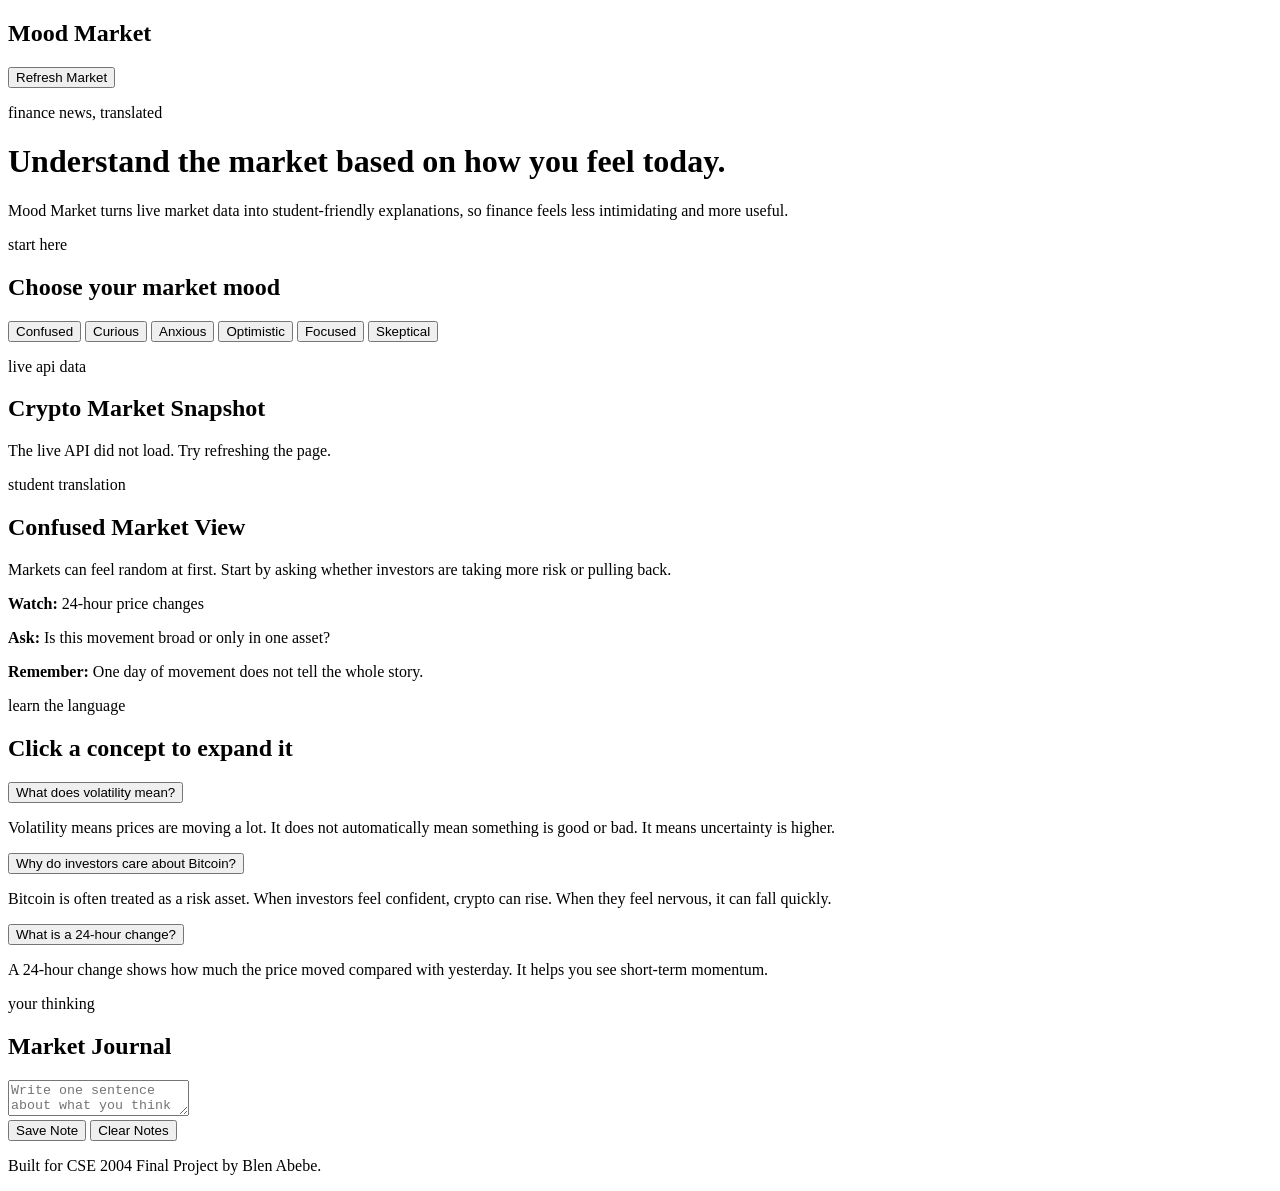
<file: index.html>
<!DOCTYPE html>
<html lang="en">
<head>
  <meta charset="UTF-8" />
  <meta name="viewport" content="width=device-width, initial-scale=1.0" />

  <title>Mood Market</title>
  <meta name="description" content="A student-friendly market mood dashboard that translates live crypto market data into simple explanations." />

  <link rel="stylesheet" href="style.css" />
</head>

<body>
  <header class="hero">
    <nav>
      <h2>Mood Market</h2>
      <button id="refreshBtn">Refresh Market</button>
    </nav>

    <div class="hero-content fade-in">
      <p class="eyebrow">finance news, translated</p>
      <h1>Understand the market based on how you feel today.</h1>
      <p>
        Mood Market turns live market data into student-friendly explanations,
        so finance feels less intimidating and more useful.
      </p>
    </div>
  </header>

  <main>
    <section class="panel">
      <div class="section-heading">
        <p class="eyebrow">start here</p>
        <h2>Choose your market mood</h2>
      </div>

      <div class="mood-grid">
        <button class="mood-card active" data-mood="confused">Confused</button>
        <button class="mood-card" data-mood="curious">Curious</button>
        <button class="mood-card" data-mood="anxious">Anxious</button>
        <button class="mood-card" data-mood="optimistic">Optimistic</button>
        <button class="mood-card" data-mood="focused">Focused</button>
        <button class="mood-card" data-mood="skeptical">Skeptical</button>
      </div>
    </section>

    <section class="dashboard">
      <div class="market-card large-card">
        <p class="eyebrow">live api data</p>
        <h2>Crypto Market Snapshot</h2>
        <p id="apiStatus">Loading live prices...</p>

        <div id="priceGrid" class="price-grid"></div>
      </div>

      <div class="market-card insight-card">
        <p class="eyebrow">student translation</p>
        <h2 id="moodTitle">Confused Market View</h2>
        <p id="moodText">
          Markets can feel random at first. Start by asking whether investors are taking more risk or pulling back.
        </p>

        <div class="mini-list">
          <p><strong>Watch:</strong> 24-hour price changes</p>
          <p><strong>Ask:</strong> Is this movement broad or only in one asset?</p>
          <p><strong>Remember:</strong> One day of movement does not tell the whole story.</p>
        </div>
      </div>
    </section>

    <section class="panel">
      <div class="section-heading">
        <p class="eyebrow">learn the language</p>
        <h2>Click a concept to expand it</h2>
      </div>

      <div class="accordion">
        <button class="accordion-btn">What does volatility mean?</button>
        <div class="accordion-content">
          <p>Volatility means prices are moving a lot. It does not automatically mean something is good or bad. It means uncertainty is higher.</p>
        </div>

        <button class="accordion-btn">Why do investors care about Bitcoin?</button>
        <div class="accordion-content">
          <p>Bitcoin is often treated as a risk asset. When investors feel confident, crypto can rise. When they feel nervous, it can fall quickly.</p>
        </div>

        <button class="accordion-btn">What is a 24-hour change?</button>
        <div class="accordion-content">
          <p>A 24-hour change shows how much the price moved compared with yesterday. It helps you see short-term momentum.</p>
        </div>
      </div>
    </section>

    <section class="journal panel">
      <div class="section-heading">
        <p class="eyebrow">your thinking</p>
        <h2>Market Journal</h2>
      </div>

      <textarea id="noteInput" placeholder="Write one sentence about what you think the market is signaling today..."></textarea>

      <div class="journal-actions">
        <button id="saveNoteBtn">Save Note</button>
        <button id="clearNotesBtn" class="secondary-btn">Clear Notes</button>
      </div>

      <ul id="notesList"></ul>
    </section>
  </main>

  <footer>
    <p>Built for CSE 2004 Final Project by Blen Abebe.</p>
  </footer>

  <script src="script.js"></script>
</body>
</html>
</file>
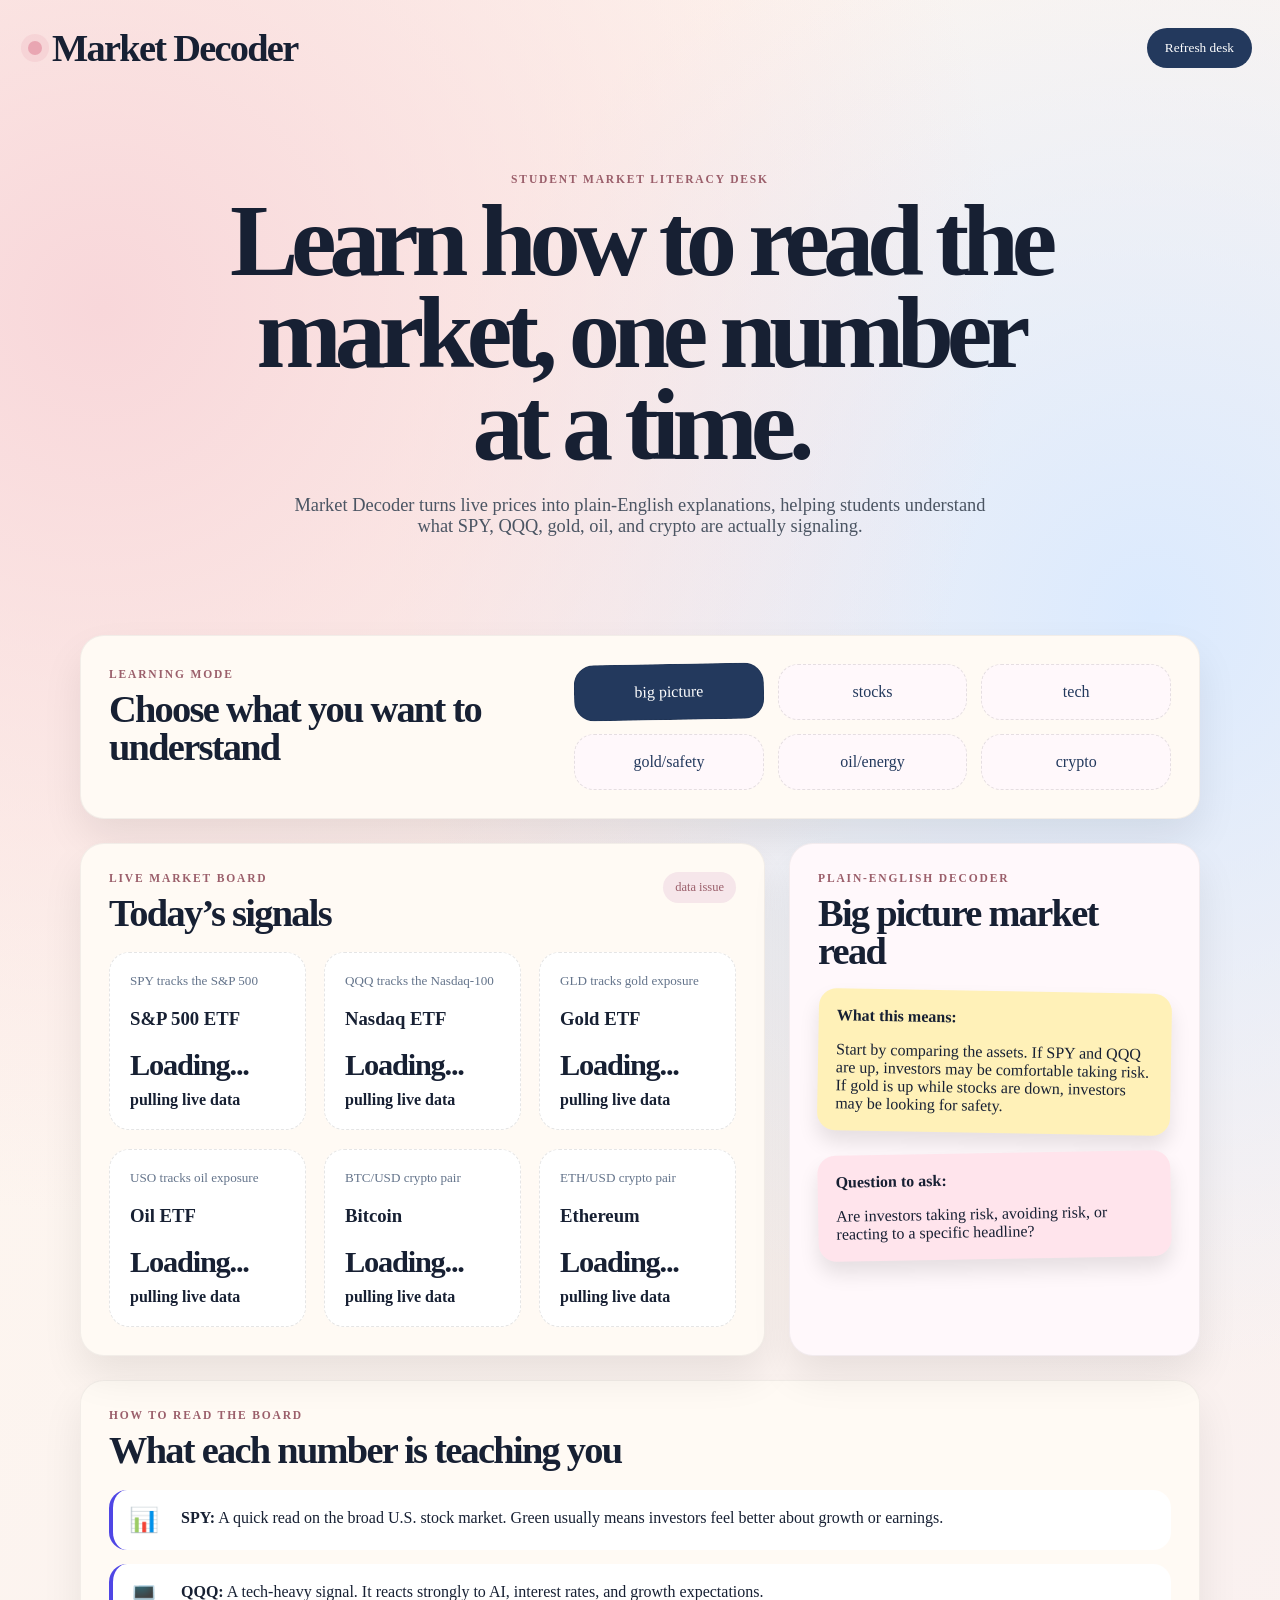
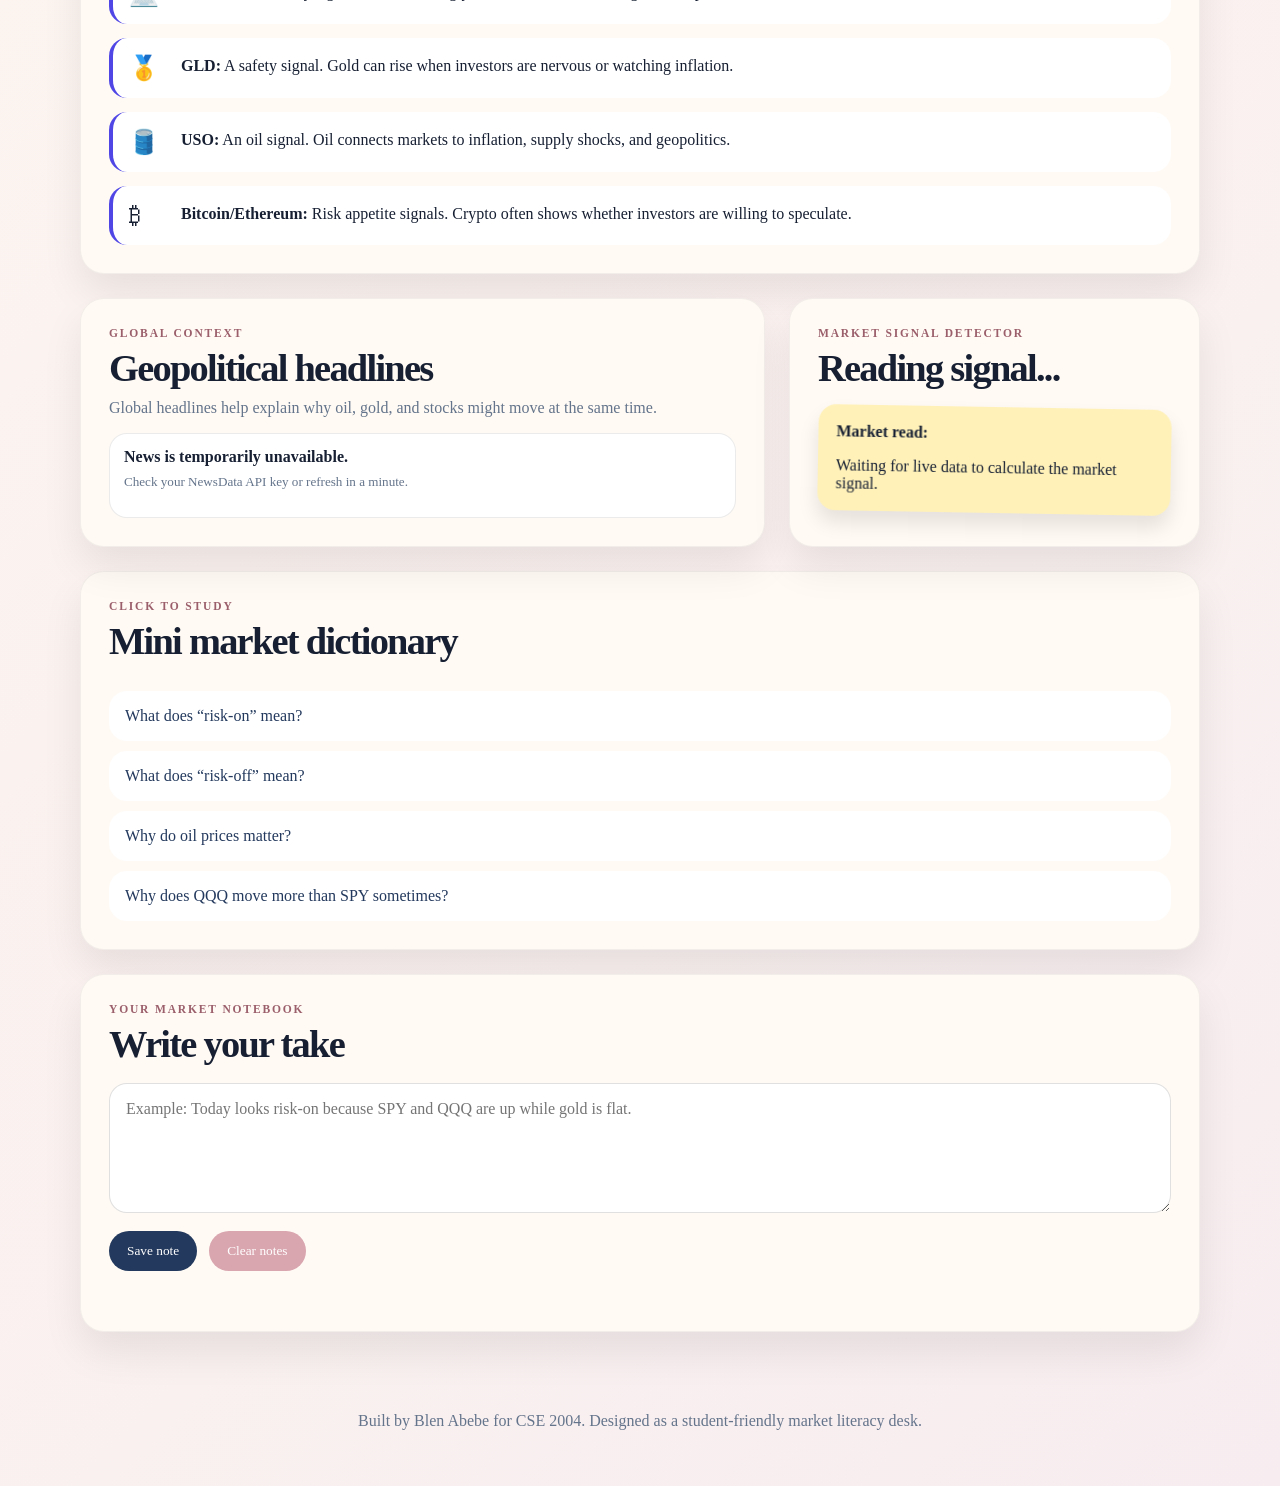
<file: docs/index.html>
<!DOCTYPE html>
<html lang="en">
<head>
  <meta charset="UTF-8" />
  <meta name="viewport" content="width=device-width, initial-scale=1.0" />

  <title>Market Decoder | Student Market Literacy Desk</title>
  <meta name="description" content="A student-built market literacy platform that uses live market data and global headlines to teach students how to read financial signals." />

  <link rel="stylesheet" href="style.css" />
</head>

<body>
  <header class="hero">
    <nav class="top-nav">
      <div class="brand">
        <span class="brand-dot"></span>
        <h2>Market Decoder</h2>
      </div>

      <button id="refreshBtn">Refresh desk</button>
    </nav>

    <section class="hero-copy">
      <p class="tag">student market literacy desk</p>
      <h1>Learn how to read the market, one number at a time.</h1>
      <p>
        Market Decoder turns live prices into plain-English explanations, helping students understand what SPY, QQQ, gold, oil, and crypto are actually signaling.
      </p>
    </section>
  </header>

  <main>
    <section class="glass-card intro-card">
      <div>
        <p class="tag">learning mode</p>
        <h2>Choose what you want to understand</h2>
      </div>

      <div class="mood-grid">
        <button class="mood-card active" data-topic="bigPicture">big picture</button>
        <button class="mood-card" data-topic="stocks">stocks</button>
        <button class="mood-card" data-topic="tech">tech</button>
        <button class="mood-card" data-topic="safety">gold/safety</button>
        <button class="mood-card" data-topic="energy">oil/energy</button>
        <button class="mood-card" data-topic="crypto">crypto</button>
      </div>
    </section>

    <section class="main-grid">
      <article class="glass-card">
        <div class="card-heading">
          <div>
            <p class="tag">live market board</p>
            <h2>Today’s signals</h2>
          </div>
          <span id="apiStatus" class="pill">loading...</span>
        </div>

        <div id="assetGrid" class="asset-grid"></div>
      </article>

      <aside class="glass-card translation-card">
        <p class="tag">plain-English decoder</p>
        <h2 id="topicTitle">Big picture market read</h2>

        <div class="sticky-note">
          <strong>What this means:</strong>
          <p id="topicText">
            Start by comparing the assets. If SPY and QQQ are up, investors may be taking risk. If gold is up while stocks are down, investors may be looking for safety.
          </p>
        </div>

        <div class="sticky-note alt">
          <strong>Question to ask:</strong>
          <p id="topicQuestion">
            Are investors taking risk, avoiding risk, or reacting to a specific headline?
          </p>
        </div>
      </aside>
    </section>

    <section class="glass-card">
      <p class="tag">how to read the board</p>
      <h2>What each number is teaching you</h2>

      <div class="readthrough">
        <div>
          <span>📊</span>
          <p><strong>SPY:</strong> A quick read on the broad U.S. stock market. Green usually means investors feel better about growth or earnings.</p>
        </div>

        <div>
          <span>💻</span>
          <p><strong>QQQ:</strong> A tech-heavy signal. It reacts strongly to AI, interest rates, and growth expectations.</p>
        </div>

        <div>
          <span>🥇</span>
          <p><strong>GLD:</strong> A safety signal. Gold can rise when investors are nervous or watching inflation.</p>
        </div>

        <div>
          <span>🛢️</span>
          <p><strong>USO:</strong> An oil signal. Oil connects markets to inflation, supply shocks, and geopolitics.</p>
        </div>

        <div>
          <span>₿</span>
          <p><strong>Bitcoin/Ethereum:</strong> Risk appetite signals. Crypto often shows whether investors are willing to speculate.</p>
        </div>
      </div>
    </section>

    <section class="two-column">
      <article class="glass-card">
        <p class="tag">global context</p>
        <h2>Geopolitical headlines</h2>
        <p class="subtle">Global headlines help explain why oil, gold, and stocks might move at the same time.</p>
        <div id="newsList" class="news-list"></div>
      </article>

      <article class="glass-card">
        <p class="tag">market signal detector</p>
        <h2 id="signalTitle">Reading signal...</h2>
        <div class="sticky-note">
          <strong>Market read:</strong>
          <p id="signalText">Waiting for live data to calculate the market signal.</p>
        </div>
      </article>
    </section>

    <section class="glass-card">
      <p class="tag">click to study</p>
      <h2>Mini market dictionary</h2>

      <div class="accordion">
        <button class="accordion-btn">What does “risk-on” mean?</button>
        <div class="accordion-content">
          <p>Risk-on means investors are more willing to buy assets that can move up a lot, like stocks, tech, and crypto.</p>
        </div>

        <button class="accordion-btn">What does “risk-off” mean?</button>
        <div class="accordion-content">
          <p>Risk-off means investors are more cautious. They may move toward safer assets like gold or cash.</p>
        </div>

        <button class="accordion-btn">Why do oil prices matter?</button>
        <div class="accordion-content">
          <p>Oil affects transportation, inflation, and company costs. It can move because of supply issues, wars, or demand changes.</p>
        </div>

        <button class="accordion-btn">Why does QQQ move more than SPY sometimes?</button>
        <div class="accordion-content">
          <p>QQQ is more concentrated in large tech companies, so it can react more strongly to rates, AI headlines, and growth expectations.</p>
        </div>
      </div>
    </section>

    <section class="glass-card journal">
      <p class="tag">your market notebook</p>
      <h2>Write your take</h2>

      <textarea id="noteInput" placeholder="Example: Today looks risk-on because SPY and QQQ are up while gold is flat."></textarea>

      <div class="journal-actions">
        <button id="saveNoteBtn">Save note</button>
        <button id="clearNotesBtn" class="soft-btn">Clear notes</button>
      </div>

      <ul id="notesList"></ul>
    </section>
  </main>

  <footer>
    <p>Built by Blen Abebe for CSE 2004. Designed as a student-friendly market literacy desk.</p>
  </footer>

  <script src="script.js"></script>
</body>
</html>
</file>
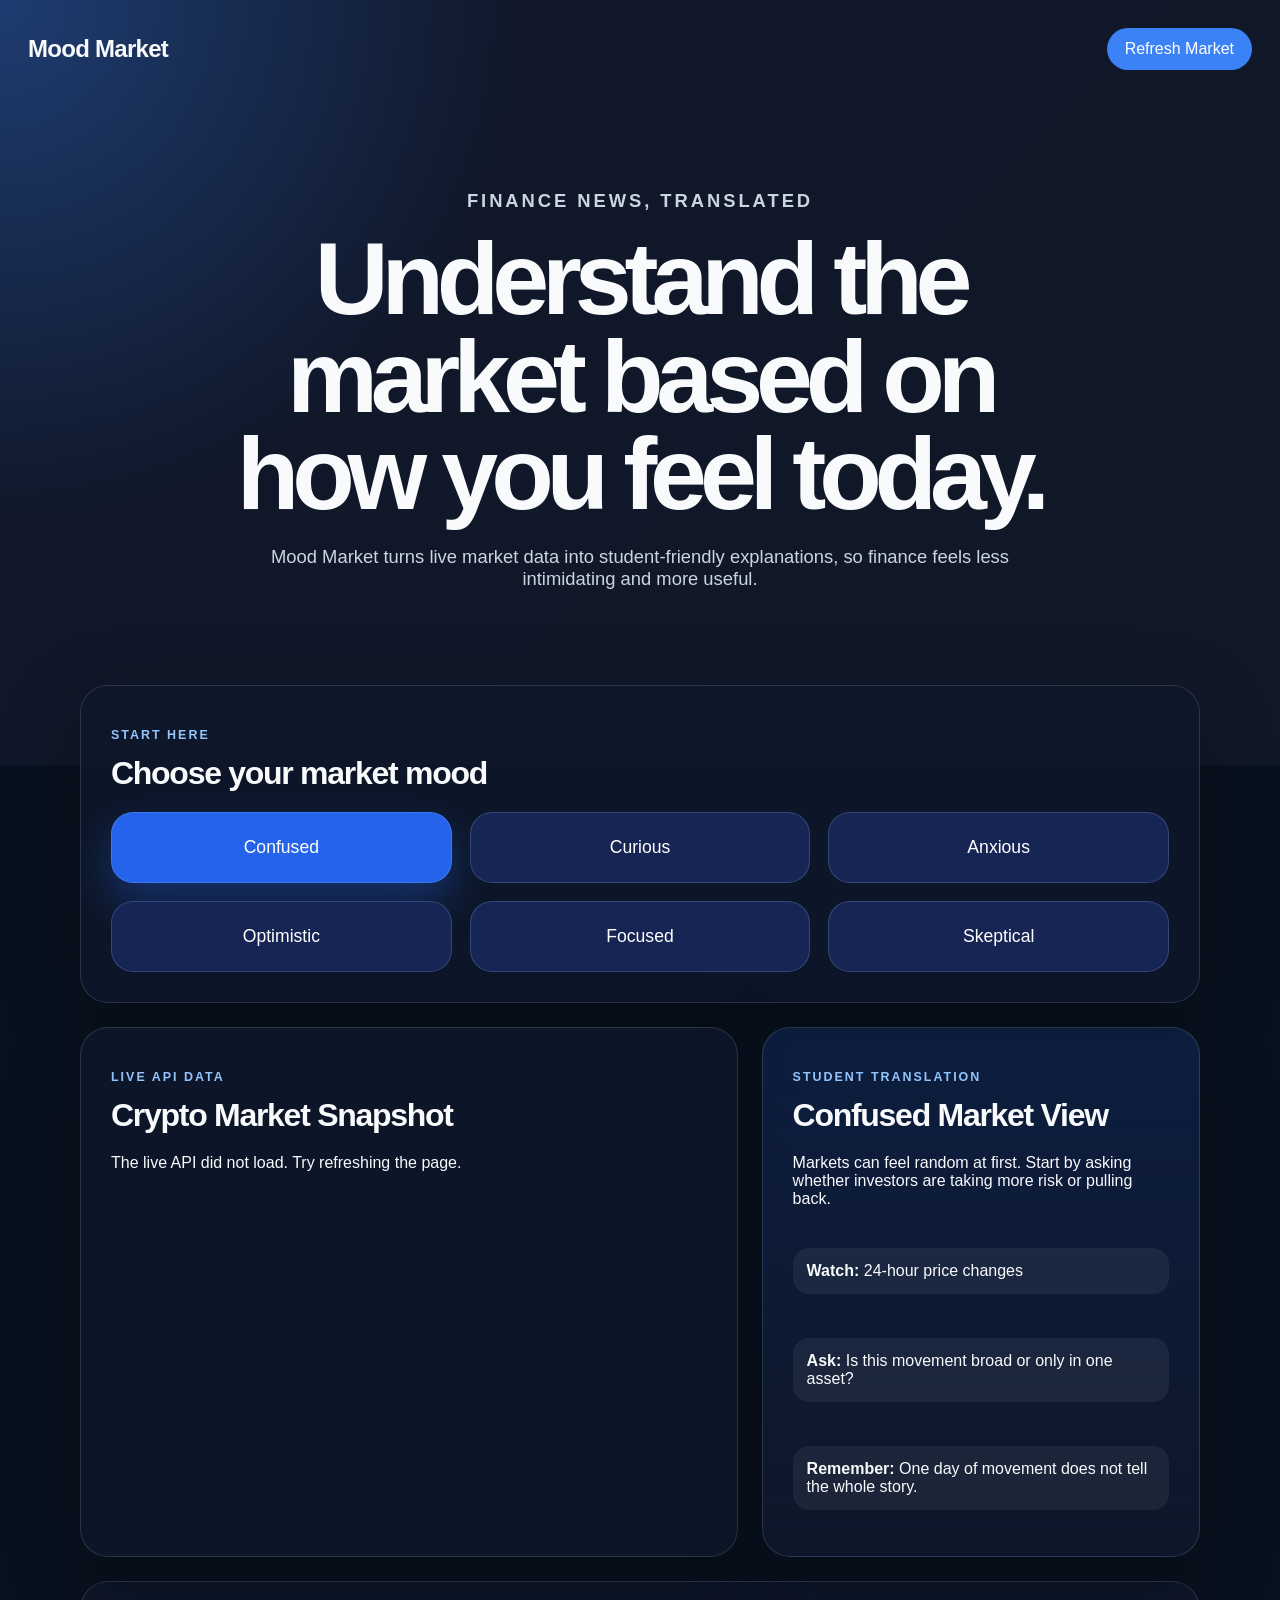
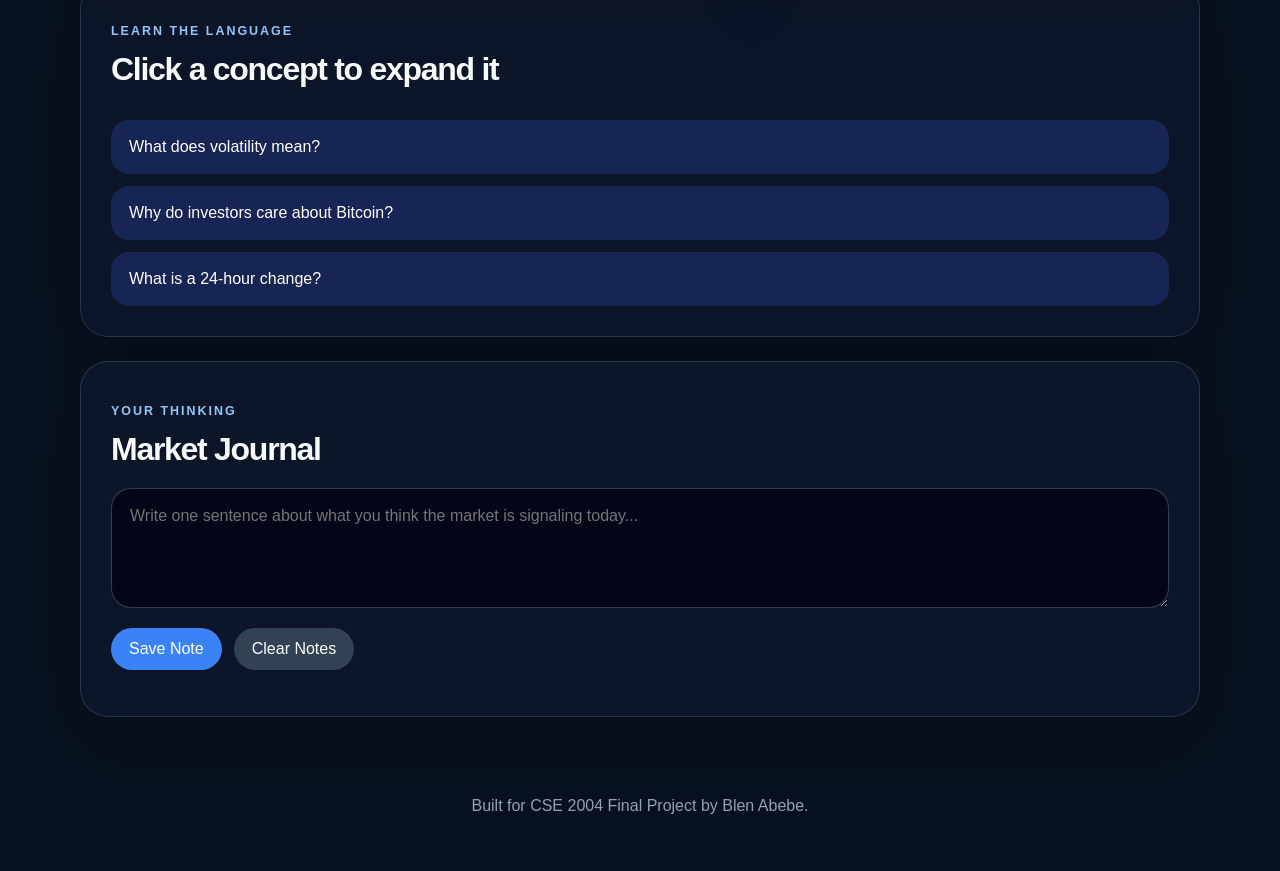
<file: mood-market/index.html>
<!DOCTYPE html>
<html lang="en">
<head>
  <meta charset="UTF-8" />
  <meta name="viewport" content="width=device-width, initial-scale=1.0" />

  <title>Mood Market</title>
  <meta name="description" content="A student-friendly market mood dashboard that translates live crypto market data into simple explanations." />

  <link rel="stylesheet" href="style.css" />
</head>

<body>
  <header class="hero">
    <nav>
      <h2>Mood Market</h2>
      <button id="refreshBtn">Refresh Market</button>
    </nav>

    <div class="hero-content fade-in">
      <p class="eyebrow">finance news, translated</p>
      <h1>Understand the market based on how you feel today.</h1>
      <p>
        Mood Market turns live market data into student-friendly explanations,
        so finance feels less intimidating and more useful.
      </p>
    </div>
  </header>

  <main>
    <section class="panel">
      <div class="section-heading">
        <p class="eyebrow">start here</p>
        <h2>Choose your market mood</h2>
      </div>

      <div class="mood-grid">
        <button class="mood-card active" data-mood="confused">Confused</button>
        <button class="mood-card" data-mood="curious">Curious</button>
        <button class="mood-card" data-mood="anxious">Anxious</button>
        <button class="mood-card" data-mood="optimistic">Optimistic</button>
        <button class="mood-card" data-mood="focused">Focused</button>
        <button class="mood-card" data-mood="skeptical">Skeptical</button>
      </div>
    </section>

    <section class="dashboard">
      <div class="market-card large-card">
        <p class="eyebrow">live api data</p>
        <h2>Crypto Market Snapshot</h2>
        <p id="apiStatus">Loading live prices...</p>

        <div id="priceGrid" class="price-grid"></div>
      </div>

      <div class="market-card insight-card">
        <p class="eyebrow">student translation</p>
        <h2 id="moodTitle">Confused Market View</h2>
        <p id="moodText">
          Markets can feel random at first. Start by asking whether investors are taking more risk or pulling back.
        </p>

        <div class="mini-list">
          <p><strong>Watch:</strong> 24-hour price changes</p>
          <p><strong>Ask:</strong> Is this movement broad or only in one asset?</p>
          <p><strong>Remember:</strong> One day of movement does not tell the whole story.</p>
        </div>
      </div>
    </section>

    <section class="panel">
      <div class="section-heading">
        <p class="eyebrow">learn the language</p>
        <h2>Click a concept to expand it</h2>
      </div>

      <div class="accordion">
        <button class="accordion-btn">What does volatility mean?</button>
        <div class="accordion-content">
          <p>Volatility means prices are moving a lot. It does not automatically mean something is good or bad. It means uncertainty is higher.</p>
        </div>

        <button class="accordion-btn">Why do investors care about Bitcoin?</button>
        <div class="accordion-content">
          <p>Bitcoin is often treated as a risk asset. When investors feel confident, crypto can rise. When they feel nervous, it can fall quickly.</p>
        </div>

        <button class="accordion-btn">What is a 24-hour change?</button>
        <div class="accordion-content">
          <p>A 24-hour change shows how much the price moved compared with yesterday. It helps you see short-term momentum.</p>
        </div>
      </div>
    </section>

    <section class="journal panel">
      <div class="section-heading">
        <p class="eyebrow">your thinking</p>
        <h2>Market Journal</h2>
      </div>

      <textarea id="noteInput" placeholder="Write one sentence about what you think the market is signaling today..."></textarea>

      <div class="journal-actions">
        <button id="saveNoteBtn">Save Note</button>
        <button id="clearNotesBtn" class="secondary-btn">Clear Notes</button>
      </div>

      <ul id="notesList"></ul>
    </section>
  </main>

  <footer>
    <p>Built for CSE 2004 Final Project by Blen Abebe.</p>
  </footer>

  <script src="script.js"></script>
</body>
</html>
</file>
<file: style.css>
const moodButtons = document.querySelectorAll(".mood-card");
const moodTitle = document.getElementById("moodTitle");
const moodText = document.getElementById("moodText");
const priceGrid = document.getElementById("priceGrid");
const apiStatus = document.getElementById("apiStatus");

const moodMessages = {
  confused: {
    title: "Confused Market View",
    text: "Start simple. If prices are green, investors are taking more risk today. If prices are red, investors may be pulling back. The goal is not to predict everything, but to understand the direction."
  },
  curious: {
    title: "Curious Market View",
    text: "Look for patterns across assets. If Bitcoin, Ethereum, and Solana are all moving in the same direction, that says more about overall risk appetite than one specific coin."
  },
  anxious: {
    title: "Anxious Market View",
    text: "A sharp move does not automatically mean panic. Markets are noisy. The better question is whether the move is connected to news, interest rates, earnings, or broader investor fear."
  },
  optimistic: {
    title: "Optimistic Market View",
    text: "When investors feel confident, riskier assets often rise first. Crypto can be a useful signal for whether investors are leaning toward growth and speculation."
  },
  focused: {
    title: "Focused Market View",
    text: "Compare the percentage changes. The asset with the biggest move is showing the strongest short-term reaction, but you still need context before calling it a trend."
  },
  skeptical: {
    title: "Skeptical Market View",
    text: "Do not trust one number alone. A green day can reverse quickly, and a red day can be temporary. Good analysis asks what changed and whether the reason actually matters."
  }
};

moodButtons.forEach((button) => {
  button.addEventListener("click", () => {
    moodButtons.forEach((btn) => btn.classList.remove("active"));
    button.classList.add("active");

    const selectedMood = button.dataset.mood;
    moodTitle.textContent = moodMessages[selectedMood].title;
    moodText.textContent = moodMessages[selectedMood].text;
  });
});

async function getMarketData() {
  apiStatus.textContent = "Loading live prices from CoinGecko...";
  priceGrid.innerHTML = "";

  try {
    const response = await fetch(
      "https://api.coingecko.com/api/v3/simple/price?ids=bitcoin,ethereum,solana&vs_currencies=usd&include_24hr_change=true"
    );

    const data = await response.json();

    const coins = [
      { id: "bitcoin", name: "Bitcoin" },
      { id: "ethereum", name: "Ethereum" },
      { id: "solana", name: "Solana" }
    ];

    coins.forEach((coin) => {
      const price = data[coin.id].usd;
      const change = data[coin.id].usd_24h_change;
      const changeClass = change >= 0 ? "positive" : "negative";
      const sign = change >= 0 ? "+" : "";

      const card = document.createElement("div");
      card.className = "price-box";

      card.innerHTML = `
        <h3>${coin.name}</h3>
        <p class="price">$${price.toLocaleString()}</p>
        <p class="${changeClass}">${sign}${change.toFixed(2)}% today</p>
      `;

      priceGrid.appendChild(card);
    });

    apiStatus.textContent = "Live market data loaded successfully.";
  } catch (error) {
    apiStatus.textContent = "The live API did not load. Try refreshing the page.";
  }
}

document.querySelectorAll(".accordion-btn").forEach((button) => {
  button.addEventListener("click", () => {
    const content = button.nextElementSibling;
    content.classList.toggle("open");
  });
});

function saveNote() {
  const input = document.getElementById("noteInput");
  const notesList = document.getElementById("notesList");

  if (input.value.trim() === "") {
    return;
  }

  const notes = JSON.parse(localStorage.getItem("marketNotes")) || [];
  notes.push(input.value.trim());

  localStorage.setItem("marketNotes", JSON.stringify(notes));
  input.value = "";

  displayNotes();
}

function displayNotes() {
  const notesList = document.getElementById("notesList");
  const notes = JSON.parse(localStorage.getItem("marketNotes")) || [];

  notesList.innerHTML = "";

  notes.forEach((note) => {
    const li = document.createElement("li");
    li.textContent = note;
    notesList.appendChild(li);
  });
}

function clearNotes() {
  localStorage.removeItem("marketNotes");
  displayNotes();
}

document.getElementById("saveNoteBtn").addEventListener("click", saveNote);
document.getElementById("clearNotesBtn").addEventListener("click", clearNotes);
document.getElementById("refreshBtn").addEventListener("click", getMarketData);

getMarketData();
displayNotes();
</file>
<file: docs/style.css>
:root {
  --paper: #fffaf4;
  --note-yellow: #fff1b8;
  --note-pink: #ffe4ec;
  --ink: #1f2937;
  --accent: #4f46e5;
  --blue: #23395d;
  --navy: #172033;
  --green: #39875b;
  --red: #c75050;
}

* {
  box-sizing: border-box;
}

body {
  margin: 0;
  font-family: Georgia, "Times New Roman", serif;
  background:
    radial-gradient(circle at 8% 10%, #f8d7da 0, transparent 30%),
    radial-gradient(circle at 90% 20%, #dbeafe 0, transparent 28%),
    linear-gradient(135deg, #fff8ef, #f7edf0);
  color: var(--navy);
}

button,
textarea {
  font-family: inherit;
}

button {
  border: none;
  cursor: pointer;
}

.hero {
  min-height: 80vh;
  padding: 28px;
}

.top-nav {
  display: flex;
  justify-content: space-between;
  align-items: center;
}

.brand {
  display: flex;
  align-items: center;
  gap: 10px;
}

.brand h2 {
  margin: 0;
}

.brand-dot {
  width: 14px;
  height: 14px;
  background: #e9a6b2;
  border-radius: 999px;
  box-shadow: 0 0 0 7px rgba(233, 166, 178, 0.22);
}

#refreshBtn,
.journal-actions button {
  background: var(--blue);
  color: white;
  padding: 12px 18px;
  border-radius: 999px;
  transition: 0.25s ease;
}

#refreshBtn:hover,
.journal-actions button:hover {
  transform: translateY(-3px);
}

.hero-copy {
  max-width: 850px;
  margin: 105px auto 0;
  text-align: center;
  animation: floatIn 0.8s ease both;
}

.hero h1 {
  font-size: clamp(3rem, 8vw, 6.8rem);
  line-height: 0.9;
  margin: 0;
  letter-spacing: -0.07em;
}

.hero-copy p:last-child {
  max-width: 700px;
  margin: 24px auto 0;
  font-size: 1.15rem;
  color: #4b5563;
}

.tag {
  text-transform: uppercase;
  font-size: 0.72rem;
  letter-spacing: 0.16em;
  color: #9b5f6b;
  font-weight: 700;
  margin: 0 0 10px;
}

main {
  width: min(1120px, 92%);
  margin: -85px auto 0;
  position: relative;
  z-index: 2;
}

.glass-card {
  background: var(--paper);
  border-radius: 24px;
  padding: 28px;
  margin-bottom: 24px;
  box-shadow: 0 20px 40px rgba(0,0,0,0.08);
  border: 1px solid rgba(0,0,0,0.05);
}

h2 {
  font-size: clamp(1.7rem, 3vw, 2.5rem);
  line-height: 1;
  margin: 0 0 20px;
  letter-spacing: -0.045em;
  font-weight: 600;
}

.subtle {
  color: #64748b;
  margin-top: -8px;
}

.intro-card {
  display: grid;
  grid-template-columns: 0.85fr 1.15fr;
  gap: 24px;
  align-items: center;
}

.mood-grid {
  display: grid;
  grid-template-columns: repeat(3, 1fr);
  gap: 14px;
}

.mood-card {
  background: #fff8fb;
  color: var(--blue);
  border-radius: 20px;
  padding: 18px;
  transition: 0.25s ease;
  border: 1px dashed rgba(0,0,0,0.1);
  font-size: 1rem;
}

.mood-card.active {
  background: var(--blue);
  color: white;
  transform: rotate(-1deg);
}

.mood-card:hover {
  transform: translateY(-3px);
}

.main-grid,
.two-column {
  display: grid;
  grid-template-columns: 1.25fr 0.75fr;
  gap: 24px;
}

.card-heading {
  display: flex;
  justify-content: space-between;
  gap: 18px;
  align-items: start;
}

.pill {
  background: #f6e6ea;
  color: #9b5f6b;
  padding: 8px 12px;
  border-radius: 999px;
  font-size: 0.78rem;
  white-space: nowrap;
}

.asset-grid {
  display: grid;
  grid-template-columns: repeat(3, 1fr);
  gap: 18px;
}

.asset-card {
  background: white;
  border-radius: 20px;
  padding: 20px;
  border: 1px dashed rgba(0,0,0,0.1);
  transition: 0.25s ease;
  animation: popUp 0.45s ease both;
}

.asset-card:hover {
  transform: translateY(-6px) rotate(-0.5deg);
  box-shadow: 0 16px 30px rgba(0,0,0,0.12);
}

.asset-card:nth-child(2) {
  transform: rotate(-0.5deg);
}

.asset-card:nth-child(3) {
  transform: rotate(0.7deg);
}

.asset-card:nth-child(5) {
  transform: rotate(-0.6deg);
}

.asset-label {
  color: #64748b;
  font-size: 0.82rem;
  margin-bottom: 14px;
}

.asset-value {
  font-size: 1.9rem;
  font-weight: 800;
  letter-spacing: -0.04em;
}

.asset-change {
  margin-top: 8px;
  font-weight: 700;
}

.positive {
  color: var(--green);
}

.negative {
  color: var(--red);
}

.translation-card {
  background: #fff8fb;
}

.sticky-note {
  background: var(--note-yellow);
  padding: 18px;
  border-radius: 18px;
  margin-top: 20px;
  transform: rotate(1deg);
  box-shadow: 0 12px 20px rgba(0,0,0,0.1);
}

.sticky-note.alt {
  background: var(--note-pink);
  transform: rotate(-1deg);
}

.sticky-note p {
  margin-bottom: 0;
}

.highlight {
  background: linear-gradient(180deg, transparent 60%, #fde68a 60%);
}

.readthrough {
  display: grid;
  gap: 14px;
}

.readthrough div {
  display: grid;
  grid-template-columns: 40px 1fr;
  gap: 12px;
  background: white;
  border-radius: 18px;
  padding: 16px;
  border-left: 4px solid var(--accent);
}

.readthrough span {
  font-size: 1.5rem;
}

.readthrough p {
  margin: 0;
  line-height: 1.5;
}

.news-list {
  display: grid;
  gap: 14px;
}

.news-item {
  background: white;
  border-radius: 18px;
  padding: 14px;
  border: 1px solid rgba(0,0,0,0.08);
}

.news-item a {
  font-weight: bold;
  color: var(--blue);
  text-decoration: none;
}

.news-item a:hover {
  text-decoration: underline;
}

.news-source {
  font-size: 0.82rem;
  color: #64748b;
  margin-top: 8px;
}

.accordion-btn {
  width: 100%;
  text-align: left;
  background: white;
  color: var(--blue);
  border-radius: 18px;
  padding: 16px;
  margin-top: 10px;
  font-size: 1rem;
  transition: 0.25s ease;
}

.accordion-btn:hover {
  background: var(--note-pink);
  transform: translateX(4px);
}

.accordion-content {
  display: none;
  padding: 12px 16px;
  color: #475569;
  line-height: 1.6;
}

.accordion-content.open {
  display: block;
  animation: floatIn 0.25s ease both;
}

textarea {
  width: 100%;
  min-height: 130px;
  border-radius: 18px;
  padding: 16px;
  border: 1px solid rgba(0,0,0,0.12);
  resize: vertical;
  background: white;
  color: var(--navy);
  font-size: 1rem;
}

.journal-actions {
  display: flex;
  gap: 12px;
  margin-top: 14px;
}

.soft-btn {
  background: #d9a5af !important;
}

#notesList {
  list-style: none;
  padding: 0;
  display: grid;
  gap: 12px;
}

#notesList li {
  background: white;
  padding: 14px;
  border-radius: 16px;
  border: 1px dashed rgba(0,0,0,0.1);
}

footer {
  text-align: center;
  color: #64748b;
  padding: 40px;
}

@keyframes floatIn {
  from {
    opacity: 0;
    transform: translateY(18px);
  }

  to {
    opacity: 1;
    transform: translateY(0);
  }
}

@keyframes popUp {
  from {
    opacity: 0;
    transform: scale(0.97) translateY(10px);
  }

  to {
    opacity: 1;
    transform: scale(1) translateY(0);
  }
}

@media (max-width: 900px) {
  .intro-card,
  .main-grid,
  .two-column,
  .asset-grid {
    grid-template-columns: 1fr;
  }

  .mood-grid {
    grid-template-columns: repeat(2, 1fr);
  }

  main {
    margin-top: -55px;
  }
}
</file>
<file: mood-market/style.css>
* {
  box-sizing: border-box;
}

body {
  margin: 0;
  font-family: Arial, Helvetica, sans-serif;
  background: #08111f;
  color: #f8fafc;
}

.hero {
  min-height: 85vh;
  padding: 28px;
  background:
    radial-gradient(circle at top left, rgba(59, 130, 246, 0.35), transparent 35%),
    linear-gradient(135deg, #0f172a, #111827);
}

nav {
  display: flex;
  justify-content: space-between;
  align-items: center;
}

nav h2 {
  margin: 0;
  letter-spacing: -0.03em;
}

button {
  border: none;
  cursor: pointer;
  font: inherit;
}

nav button,
.journal-actions button {
  background: #3b82f6;
  color: white;
  padding: 12px 18px;
  border-radius: 999px;
  transition: transform 0.2s ease, background 0.2s ease;
}

button:hover {
  transform: translateY(-3px);
}

.hero-content {
  max-width: 820px;
  margin: 120px auto 0;
  text-align: center;
}

.eyebrow {
  color: #93c5fd;
  text-transform: uppercase;
  letter-spacing: 0.16em;
  font-size: 0.78rem;
  font-weight: bold;
}

.hero h1 {
  font-size: clamp(3rem, 8vw, 6.5rem);
  line-height: 0.95;
  margin: 12px 0 24px;
  letter-spacing: -0.07em;
}

.hero p {
  font-size: 1.15rem;
  color: #cbd5e1;
}

main {
  width: min(1120px, 92%);
  margin: -80px auto 0;
  position: relative;
  z-index: 2;
}

.panel,
.market-card {
  background: rgba(15, 23, 42, 0.92);
  border: 1px solid rgba(148, 163, 184, 0.22);
  border-radius: 28px;
  padding: 30px;
  margin-bottom: 24px;
  box-shadow: 0 24px 80px rgba(0, 0, 0, 0.28);
}

.section-heading h2,
.market-card h2 {
  font-size: 2rem;
  margin: 6px 0 20px;
  letter-spacing: -0.04em;
}

.mood-grid {
  display: grid;
  grid-template-columns: repeat(3, 1fr);
  gap: 18px;
}

.mood-card {
  color: white;
  background: #172554;
  border: 1px solid rgba(147, 197, 253, 0.22);
  border-radius: 22px;
  padding: 24px;
  font-size: 1.1rem;
  transition: 0.25s ease;
}

.mood-card:hover,
.mood-card.active {
  background: #2563eb;
  box-shadow: 0 18px 40px rgba(37, 99, 235, 0.35);
}

.dashboard {
  display: grid;
  grid-template-columns: 1.2fr 0.8fr;
  gap: 24px;
}

.price-grid {
  display: grid;
  grid-template-columns: repeat(3, 1fr);
  gap: 18px;
  margin-top: 24px;
}

.price-box {
  background: #020617;
  border-radius: 22px;
  padding: 22px;
  border: 1px solid rgba(148, 163, 184, 0.18);
  animation: riseUp 0.5s ease both;
}

.price-box h3 {
  margin: 0 0 12px;
}

.price {
  font-size: 1.8rem;
  font-weight: bold;
}

.positive {
  color: #86efac;
}

.negative {
  color: #fca5a5;
}

.insight-card {
  background:
    linear-gradient(180deg, rgba(37, 99, 235, 0.16), rgba(15, 23, 42, 0.94));
}

.mini-list {
  margin-top: 24px;
  display: grid;
  gap: 12px;
}

.mini-list p {
  background: rgba(255, 255, 255, 0.06);
  padding: 14px;
  border-radius: 16px;
}

.accordion-btn {
  width: 100%;
  text-align: left;
  background: #172554;
  color: white;
  padding: 18px;
  border-radius: 18px;
  margin-top: 12px;
}

.accordion-content {
  display: none;
  padding: 18px;
  color: #cbd5e1;
}

.accordion-content.open {
  display: block;
  animation: fadeIn 0.3s ease;
}

textarea {
  width: 100%;
  min-height: 120px;
  background: #020617;
  color: white;
  border: 1px solid rgba(148, 163, 184, 0.35);
  border-radius: 20px;
  padding: 18px;
  resize: vertical;
  font: inherit;
}

.journal-actions {
  display: flex;
  gap: 12px;
  margin-top: 16px;
}

.secondary-btn {
  background: #334155 !important;
}

#notesList {
  padding: 0;
  list-style: none;
}

#notesList li {
  margin-top: 14px;
  padding: 16px;
  border-radius: 18px;
  background: rgba(255, 255, 255, 0.07);
}

footer {
  text-align: center;
  color: #94a3b8;
  padding: 40px;
}

.fade-in {
  animation: fadeIn 0.9s ease both;
}

@keyframes fadeIn {
  from {
    opacity: 0;
    transform: translateY(18px);
  }

  to {
    opacity: 1;
    transform: translateY(0);
  }
}

@keyframes riseUp {
  from {
    opacity: 0;
    transform: translateY(16px);
  }

  to {
    opacity: 1;
    transform: translateY(0);
  }
}

@media (max-width: 800px) {
  .dashboard,
  .mood-grid,
  .price-grid {
    grid-template-columns: 1fr;
  }

  .hero-content {
    margin-top: 80px;
  }
}
</file>
